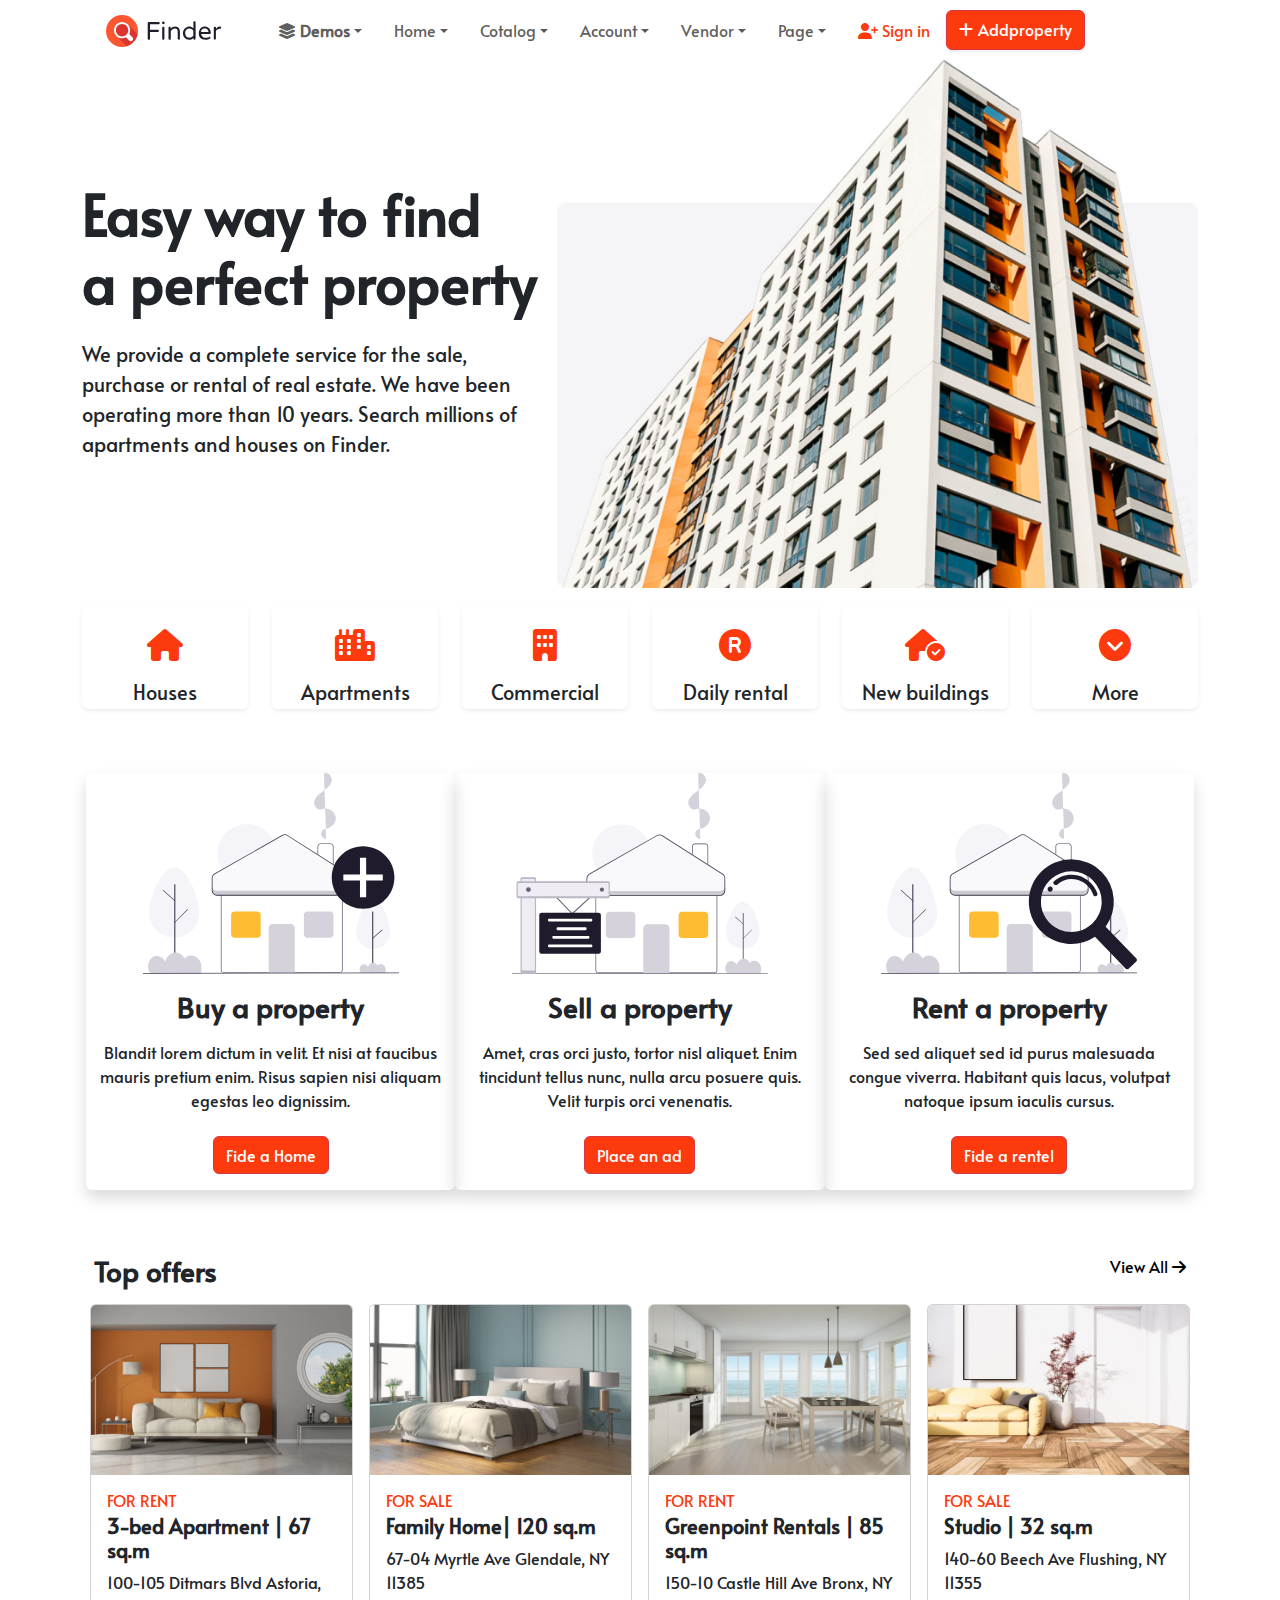
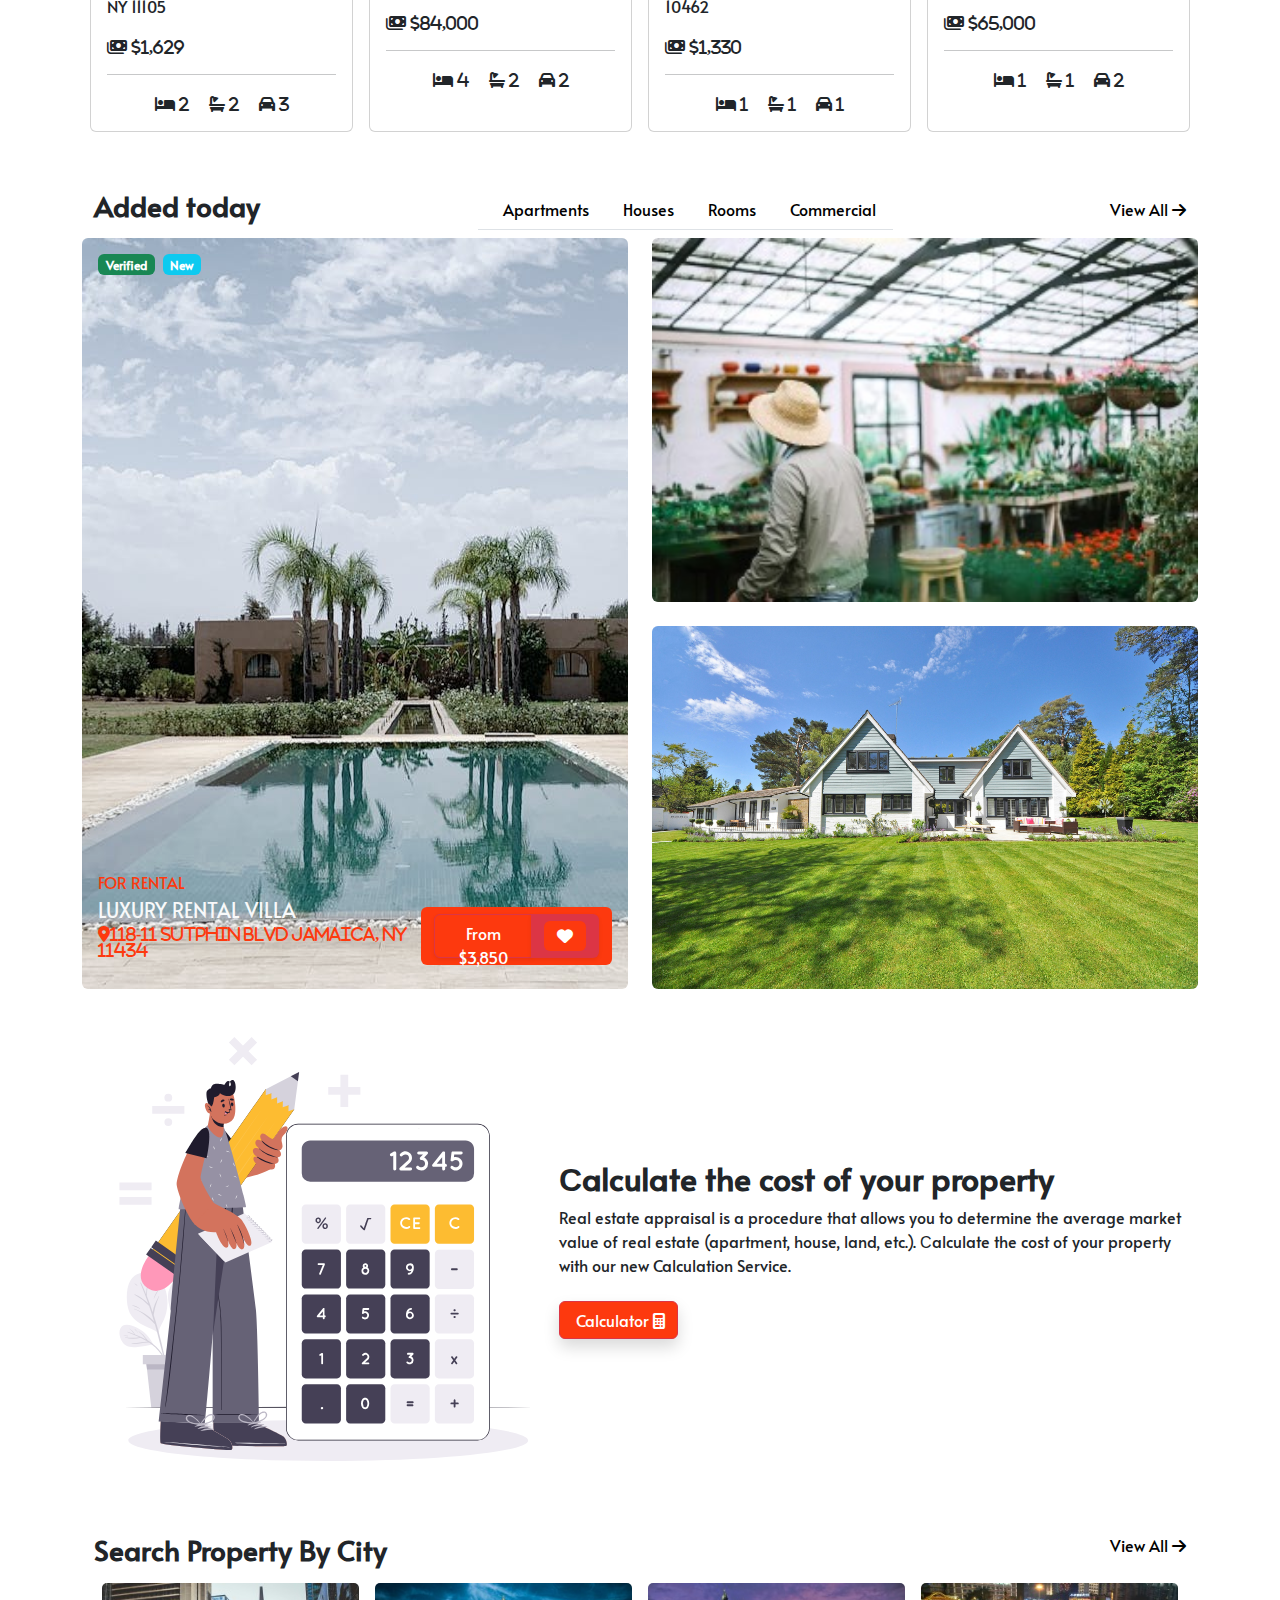
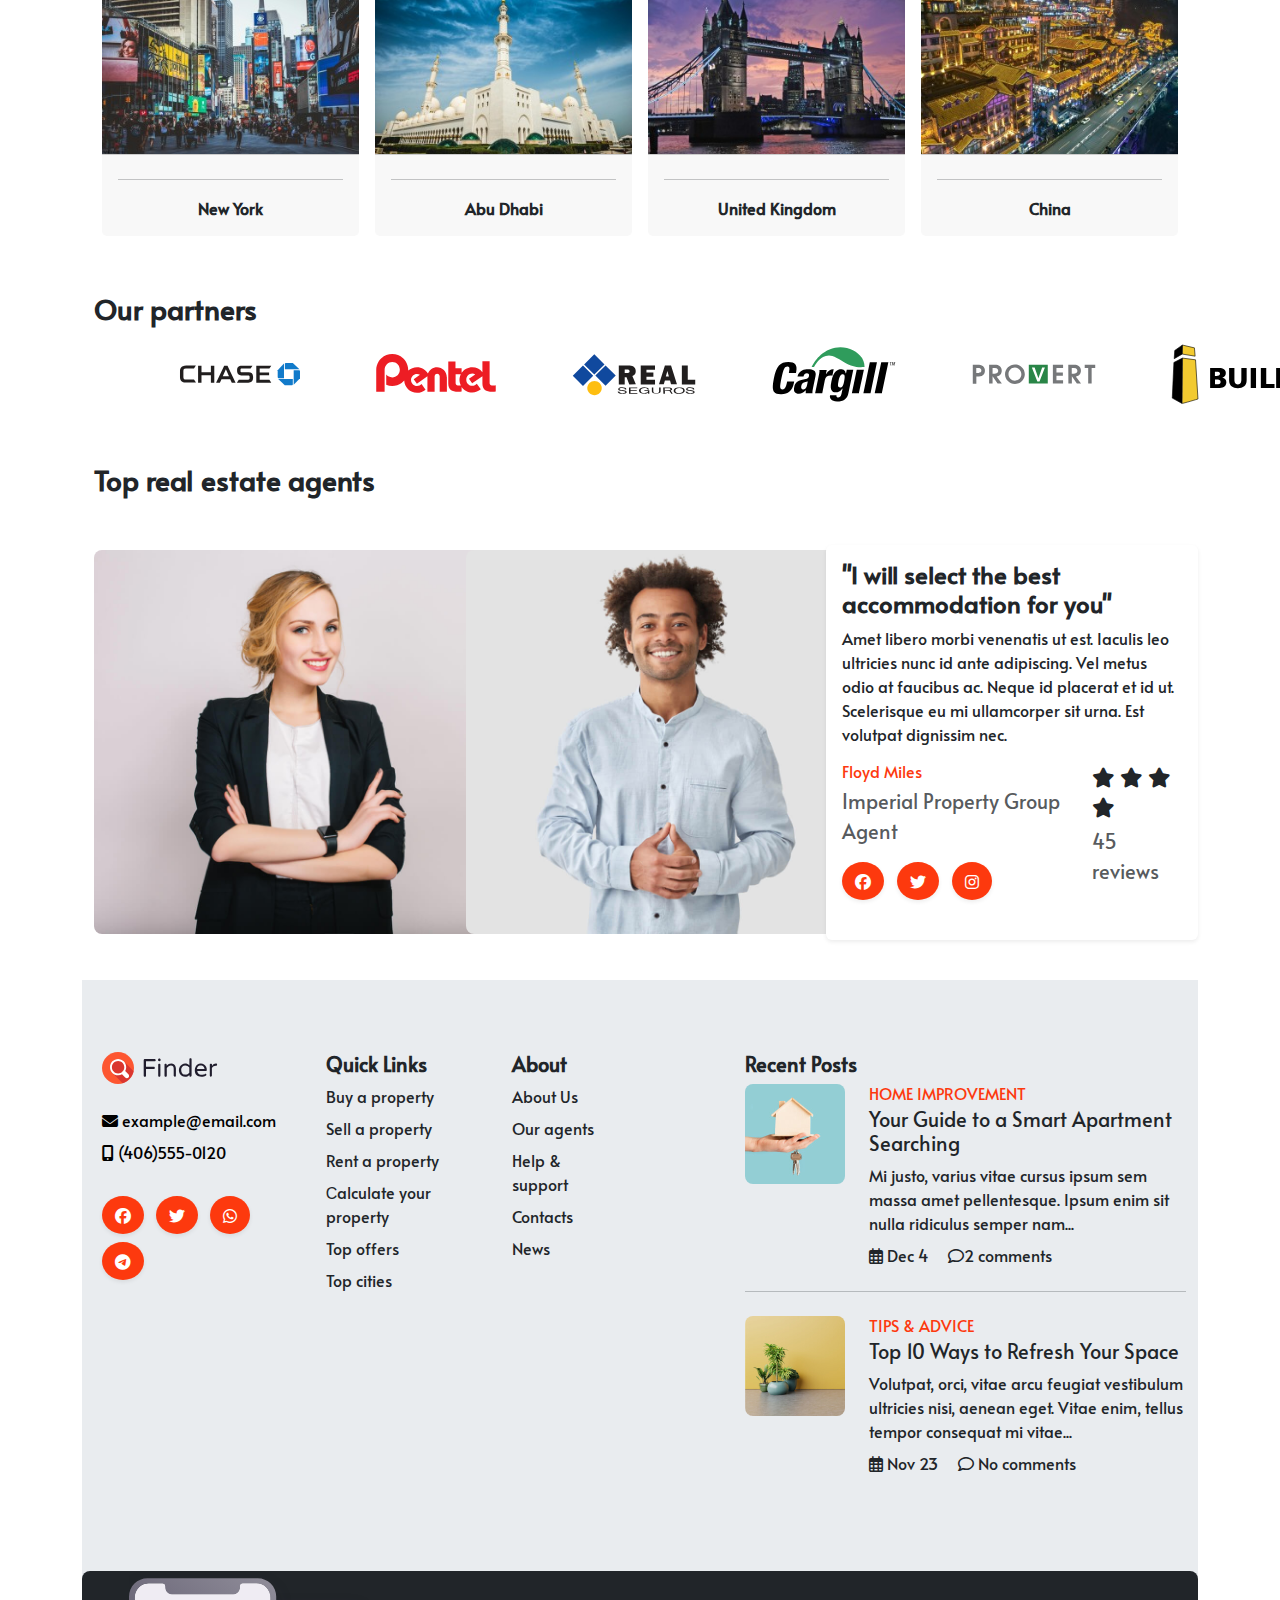
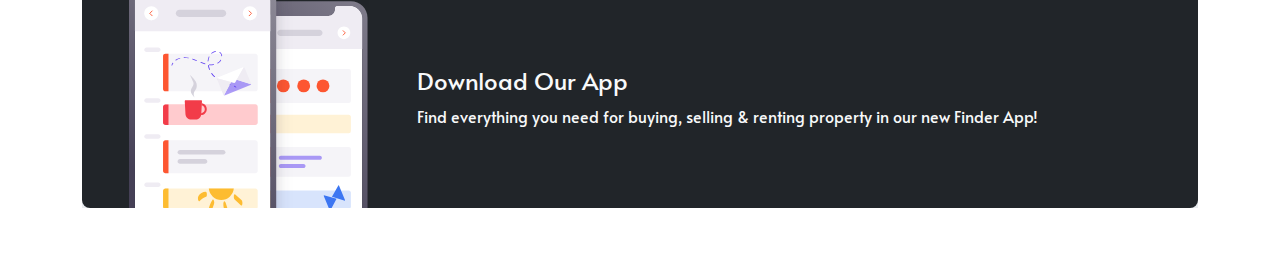
<file: work/Project/index.html>
<!DOCTYPE html>
<html lang="en">

<head>
    <meta charset="UTF-8">
    <meta name="viewport" content="width=device-width, initial-scale=1.0">
    <title>Document</title>
    <link rel="stylesheet" href="bootstrap.min.css">
    <link rel="stylesheet" href="https://cdnjs.cloudflare.com/ajax/libs/font-awesome/6.4.0/css/all.min.css">
</head>

<body>
    <style>
        @import url('https://fonts.googleapis.com/css2?family=Alata&display=swap');

        body {
            font-family: 'Alata', sans-serif;
        }

        .nav-item :hover {
            color: #fd390e;
        }

        .btn {
            background-color: #fd390e;
            color: #fff;
        }

        .btn :hover {
            background-color: #fd390e;
            box-shadow: 1px#fd390e;
        }

        .Signin {
            color: #fd390e;
        }

        .icon-box-media {
            color: #fd390e;
        }

        .icon-box-title {
            text-decoration: none;
        }

        .mb-1 {
            color: #fd390e;
        }
    </style>
    <header>
        <div class="navbar navbar-expand-sm text-black  ">
            <div class="container d-flex   ">
                <ul class="navbar-nav navbar-collapse ">
                    <a href="" class="navbar-brand text-dark px-4  ">
                        <img src="logo/logo-dark.svg " width="116" alt=""></a>
                    <li class="nav-item dropdown px-2  fw-bold ">
                        <a href="#" class="nav-link dropdown-toggle  " data-bs-toggle="dropdown"> <i
                                class="fa-solid fa-layer-group"></i> Demos</a>
                        <ul class="dropdown-menu ">
                            <li><a class="dropdown-item" href="#"><i class="fa-regular fa-building"></i> Real Estate
                                    Demo</a></li>
                            <li><a class="dropdown-item" href="#"><i class="fa-solid fa-car"></i> Car Finder Demo</a>
                            </li>
                            <li><a class="dropdown-item" href="#"><i class="fa-solid fa-bag-shopping"></i> Job Board
                                    Demo</a></li>
                            <li><a class="dropdown-item" href="#"><i class="fa-solid fa-location-dot"></i> City Guide
                                    Demo</a></li>
                            <li><a class="dropdown-item" href="#"><i class="fa-solid fa-house"></i> Main Page</a></li>
                            <li><a class="dropdown-item" href="#"><i class="fa-solid fa-list"></i> Components</a></li>
                            <li><a class="dropdown-item" href="#"><i class="fa-regular fa-file-lines"></i>
                                    Documentation</a></li>
                        </ul>
                    </li>

                    <li class="nav-item dropdown px-2 "><a href="" class="nav-link dropdown-toggle "
                            data-bs-toggle="dropdown">Home</a>
                        <ul class="dropdown-menu">
                            <li><a class="dropdown-item" href="#">Home v.1</a></li>
                            <li><a class="dropdown-item" href="#">Home v.2</a></li>

                        </ul>
                    </li>

                    <li class="nav-item dropdown px-2 "><a href="" class="nav-link dropdown-toggle "
                            data-bs-toggle="dropdown">Cotalog</a>
                        <ul class="dropdown-menu">
                            <li><a class="dropdown-item" href="#">Property for Rent</a></li>
                            <li><a class="dropdown-item" href="#">Property for Sale</a></li>
                            <li><a class="dropdown-item" href="#">Single Property v.1</a></li>
                            <li><a class="dropdown-item" href="#">Single Property v.2</a></li>

                        </ul>
                    </li>
                    <li class="nav-item dropdown px-2 "><a href="" class="nav-link dropdown-toggle "
                            data-bs-toggle="dropdown">Account</a>
                        <ul class="dropdown-menu">
                            <li><a class="dropdown-item" href="#">Personal Info</a></li>
                            <li><a class="dropdown-item" href="#">Password & Security</a></li>
                            <li><a class="dropdown-item" href="#">My Properties</a></li>
                            <li><a class="dropdown-item" href="#">Wishlist</a></li>
                            <li><a class="dropdown-item" href="#">Reviews</a></li>
                            <li><a class="dropdown-item" href="#">Notifications</a></li>
                            <li><a class="dropdown-item" href="#">Sign In</a></li>
                            <li><a class="dropdown-item" href="#">Sign Up</a></li>

                        </ul>
                    </li>
                    <li class="nav-item dropdown px-2"><a href="" class="nav-link dropdown-toggle "
                            data-bs-toggle="dropdown">Vendor</a>
                        <ul class="dropdown-menu">
                            <li><a class="dropdown-item" href="#"> Add Property </a></li>
                            <li><a class="dropdown-item" href="#"> Property Promotion</a></li>
                            <li><a class="dropdown-item" href="#"> Vendor Page: Properties</a></li>
                            <li><a class="dropdown-item" href="#"> Vendor Page: Reviews</a></li>

                        </ul>
                    </li>
                    <li class="nav-item dropdown px-2 "><a href="" class="nav-link dropdown-toggle "
                            data-bs-toggle="dropdown">Page</a>
                        <ul class="dropdown-menu">
                            <li><a class="dropdown-item" href="#">About</a></li>
                            <li><a class="dropdown-item" href="#">Blog</a></li>
                            <li><a class="dropdown-item" href="#">Contacts</a></li>
                            <li><a class="dropdown-item" href="#">Help Center</a></li>
                            <li><a class="dropdown-item" href="#">404 Not Found</a></li>
                        </ul>
                    </li>
                    <div class="ms-xxl-auto  d-flex ">
                        <a href="" class="Signin nav-link px-3 text-center"><i class="fa-solid fa-user-plus"></i> Sign
                            in</a>
                        <a href="" class="btn border-danger shadow-sm  "><i class="fa-solid fa-plus"></i>
                            Addproperty</a>
                    </div>
                </ul>
            </div>
        </div>
    </header>

    <div class="container   ">
        <div class="row pt-0 pt-md-2 pt-lg-0">
            <div class="col-xl-5 col-lg-6 col-md-7 order-md-1 pt-xl-5 pe-lg-0 mb-3 text-md-start text-center ">
                <div class="display-4 fw-bold mt-lg-5 mb-md-4 mb-3 mt-md-4 pt-md-4   ">
                    Easy way to find
                    <br>
                    a perfect property
                </div>
                <p class="mb-5 fs-5">We provide a complete service for the sale, purchase or rental of real estate. We
                    have been operating more than 10 years. Search millions of apartments and houses on Finder.</p>
            </div>
            <div class="col-xl-7 col-lg-6 col-md-5 order-md-2 mb-4 mb-lg-3">
                <img src="img/hero-image.jpg" class="img-fluid" alt="">
            </div>
        </div>
        <!-- <div class="col-lg-8 col-lg-10 mt-lg-n5  shadow "> jhggyyggy8t</div> -->
    </div>
    <!-- card l -->
    <div class="container mb-5  ">
        <div class="row row-cols-lg-6 row-cols-sm-3 row-cols-2 g-3 g-xl-4 ">
            <div class="col"><a
                    class="icon-box card card-body h-100 border-0 shadow-sm card-hover h-100 text-center text-decoration-none "
                    href="#">
                    <div class="icon-box-media rounded-circle mb-4 fa-2x mx-auto">
                        <i class="fa-solid fa-house"></i>
                    </div>
                    <h3 class="text-box-titel fa-lg mb-0">Houses</h3>
                </a></div>
            <div class="col"><a
                    class="icon-box card card-body h-100 border-0 shadow-sm card-hover h-100 text-center text-decoration-none "
                    href="#">
                    <div class="icon-box-media rounded-circle mb-4 fa-2x mx-auto">
                        <i class="fa-solid fa-city"></i>
                    </div>
                    <h3 class="icon-box-title fa-lg mb-0">Apartments</h3>
                </a></div>
            <div class="col"><a
                    class="icon-box card card-body h-100 border-0 shadow-sm card-hover h-100 text-center text-decoration-none  "
                    href="#">
                    <div class="icon-box-media rounded-circle mb-4 fa-2x mx-auto">
                        <i class="fa-solid fa-building"></i>
                    </div>
                    <h3 class="icon-box-title fa-lg mb-0">Commercial</h3>
                </a></div>
            <div class="col"><a
                    class="icon-box card card-body h-100 border-0 shadow-sm card-hover h-100 text-center text-decoration-none "
                    href="#">
                    <div class="icon-box-media rounded-circle mb-4 fa-2x mx-auto">
                        <i class="fa-solid fa-registered"></i>
                    </div>
                    <h3 class="icon-box-title fa-lg mb-0">Daily rental</h3>
                </a></div>
            <div class="col"><a
                    class="icon-box card card-body h-100 border-0 shadow-sm card-hover h-100 text-center text-decoration-none "
                    href="#">
                    <div class="icon-box-media rounded-circle mb-4 fa-2x mx-auto">
                        <i class="fa-solid fa-house-circle-check"></i>
                    </div>
                    <h3 class="icon-box-title fa-lg  mb-0">New buildings</h3>
                </a></div>
            <div class="col">
                <div class="dropdown h-100"><a
                        class="icon-box card card-body h-100 border-0 shadow-sm card-hover text-center text-decoration-none "
                        href="#" data-bs-toggle="dropdown">
                        <div class="icon-box-media rounded-circle mb-4 fa-2x mx-auto">
                            <i class="fa-solid fa-circle-chevron-down"></i>
                        </div>
                        <h3 class="icon-box-title fa-lg mb-0">More</h3>
                    </a>
                    <div class="dropdown-menu dropdown-menu-end my-1"><a class="dropdown-item fw-bold" href="#"><i
                                class="fa-solid fa-bed opacity-60 me-2"></i>Room</a><a class="dropdown-item fw-bold"
                            href="#"><i class="fa-solid fa-briefcase opacity-60 me-2"></i>Office</a><a
                            class="dropdown-item fw-bold" href="#"><i
                                class="fa-solid fa-landmark fs-base opacity-60 me-2"></i>Land</a><a
                            class="dropdown-item fw-bold" href="#"><i
                                class="fa-solid fa-square-parking fs-base opacity-60 me-2"></i>Parking lot</a></div>
                </div>
            </div>
        </div>
    </div>

    <!-- card -->
    <div class="container mb-5   ">
        <div class="row p-3  ">
            <div class=" col-md-4 text-center shadow  rounded-2 ">
                <div class="card-img-top  "><img src="img/buy.svg" width="256" alt=""></div>
                <div class="card-body card-title  h3 fw-semibold p-3 ">Buy a property</div>
                <div class="card-text  pb-4 ">Blandit lorem dictum in velit. Et nisi at faucibus mauris pretium enim.
                    Risus sapien nisi aliquam egestas leo dignissim.</div>
                <div class="btn border-danger  mb-3">Fide a Home</div>
            </div>

            <div class="col-md-4 text-center shadow rounded-2">
                <div class="card-img-top  "><img src="img/sell.svg" width="256" alt=""></div>
                <div class="card-body card-title h3 fw-semibold p-3">Sell a property</div>
                <div class="card-text pb-4">Amet, cras orci justo, tortor nisl aliquet. Enim tincidunt tellus nunc,
                    nulla arcu posuere quis. Velit turpis orci venenatis.</div>
                <div class="btn border-danger  mb-3">Place an ad</div>
            </div>
            <div class="col-md-4 text-center shadow rounded-2">
                <div class="card-img-top "><img src="img/rent.svg" width="256" alt=""></div>
                <div class="card-body card-title  h3 fw-semibold p-3  ">Rent a property</div>
                <div class="card-text pb-4 fs-sm ">Sed sed aliquet sed id purus malesuada congue viverra. Habitant quis
                    lacus, volutpat natoque ipsum iaculis cursus.</div>
                <div class=" btn border-danger  mb-3">Fide a rentel</div>
            </div>
        </div>

        <div class="container d-flex justify-content-between   mt-5  ">
            <h2 class="h3 fw-bold ">Top offers</h2>
            <a href="" class="text-decoration-none text-black ">View All <i class="fa-solid fa-arrow-right"></i></a>
        </div>

        <!-- card offers -->
        <div class="container  p-0  ">
            <div class="d-flex ">
                <div class="card m-2   ">
                    <img src="img/01.jpg" class="card-img-top" alt="...">
                    <div class="card-body">
                        <h6 class="mb-1 fs-xs  text-uppercase ">For Rent</h6>
                        <h5 class="card-title fs-5  fw-bold ">3-bed Apartment | 67 sq.m </h5>
                        <p class="card-text">100-105 Ditmars Blvd Astoria, NY 11105</p>
                        <i class="fa-solid fa-money-bills"> $1,629</i>
                        <hr>
                        <div class="text-center ">
                            <i class="fa-solid fa-bed "> 2</i>
                            <i class="fa-solid fa-bath ms-3 "> 2</i>
                            <i class="fa-solid fa-car  ms-3 "> 3</i>
                        </div>
                    </div>
                </div>

                <div class="card m-2    ">
                    <img src="img/02.jpg" class="card-img-top" alt="...">
                    <div class="card-body">
                        <h6 class="mb-1 fs-xs  text-uppercase  ">For sale</h6>
                        <h5 class="card-title fs-5  fw-bold ">Family Home| 120 sq.m</h5>
                        <p class="card-text">67-04 Myrtle Ave Glendale, NY 11385</p>
                        <i class="fa-solid fa-money-bills"> $84,000</i>
                        <hr>
                        <div class="text-center ">
                            <i class="fa-solid fa-bed "> 4</i>
                            <i class="fa-solid fa-bath ms-3 "> 2</i>
                            <i class="fa-solid fa-car  ms-3 "> 2</i>
                        </div>
                    </div>
                </div>

                <div class="card m-2   ">
                    <img src="img/03.jpg" class="card-img-top" alt="...">
                    <div class="card-body">
                        <h6 class="mb-1 fs-xs text-uppercase   ">For rent</h6>
                        <h5 class="card-title fs-5  fw-bold ">Greenpoint Rentals | 85 sq.m</h5>
                        <p class="card-text">150-10 Castle Hill Ave Bronx, NY 10462</p>
                        <i class="fa-solid fa-money-bills"> $1,330</i>
                        <hr>
                        <div class="text-center   ">
                            <i class="fa-solid fa-bed "> 1</i>
                            <i class="fa-solid fa-bath ms-3 "> 1</i>
                            <i class="fa-solid fa-car  ms-3 "> 1</i>
                        </div>
                    </div>
                </div>

                <div class="card m-2   ">
                    <img src="img/04.jpg" class="card-img-top" alt="...">
                    <div class="card-body">
                        <h6 class="mb-1 fs-xs  text-uppercase  ">For sale</h6>
                        <h5 class="card-title fs-5 fw-bold ">Studio | 32 sq.m</h5>
                        <p class="card-text ">140-60 Beech Ave Flushing, NY 11355</p>
                        <i class="fa-solid fa-money-bills "> $65,000</i>
                        <hr>
                        <div class="text-center ">
                            <i class="fa-solid fa-bed "> 1</i>
                            <i class="fa-solid fa-bath ms-3 "> 1</i>
                            <i class="fa-solid fa-car  ms-3 "> 2</i>
                        </div>
                    </div>
                </div>
            </div>

            <!-- Added -->
            <div class="container d-flex  mt-5 mb-2 justify-content-between align-items-center ">
                <h2 class="h3 fw-bold ">Added today</h2>
                <ul class="nav nav-tabs d-none d-md-flex ps-lg-2 mb-0    ">
                    <li class="nav-item ">
                        <a class="nav-link text-black " href="">Apartments</a>
                    </li>
                    <li class="nav-item ">
                        <a class="nav-link text-black " href="">Houses</a>
                    </li>
                    <li class="nav-item ">
                        <a class="nav-link text-black " href="">Rooms</a>
                    </li>
                    <li class="nav-item ">
                        <a class="nav-link text-black" href="">Commercial</a>
                    </li>

                </ul>
                <a href="" class="text-decoration-none text-black ">View All <i class="fa-solid fa-arrow-right"></i></a>

            </div>
        </div>

        <div class="row g-4 mb-5 ">
            <div class="col-md-6 ">
                <div class=" card bg-size-cover bg-position-center border-0 overflow-hidden h-100   "
                    style="background-image: url(img/villa.jpg);" class="img-fluid ">
                    <!-- <img src="img/home.jpg" alt=""> -->
                    <span class="img-gradient-overlay"></span>
                    <div class="card-body content-overlay pb-0">
                        <div class="d-flex ">
                            <span class="badge bg-success fs-sm me-2">Verified</span>
                            <span class="badge bg-info fs-sm">New</span>
                        </div>
                    </div>

                    <div class="card-footer content-overlay border-0 pt-0 pb-4">
                        <div class="d-sm-flex justify-content-between align-items-end pt-5 mt-2 mt-sm-5">
                            <a class="text-decoration-none text-light pe-2">
                                <div class="fs-sm text-uppercase pt-2 mb-1">
                                    <div class="fs-sm text-uppercase pt-2 mb-1">For rental</div>
                                    <h3 class="h5 text-light mb-1">Luxury Rental Villa</h3>
                                    <div class="fs-sm opacity-70">
                                        <i class="fa-solid fa-location-dot">118-11 Sutphin Blvd Jamaica, NY 11434</i>
                                    </div>
                                </div>
                            </a>
                            <div class=" btn btn-group ms-n2 ms-sm-0 mt-3"><a class="btn border-danger shadow-sm px-3"
                                    href="#" style="height: 2.75rem;">From $3,850</a>
                                <button class="btn bg-danger shadow-sm fs-sm" type="button"><i
                                        class=" btn fa-solid fa-heart"></i></button>
                            </div>
                        </div>
                    </div>
                </div>
            </div>
            <div class="col-md-6 ">
                <div class=" card bg-size-cover bg-position-center border-0 overflow-hidden  mb-4">
                    <!-- style="background-image: url(img/garden.jpg);" -->
                    <img src="img/garden.jpg " class="img-fluid " alt="">
                </div>
                <div class=" card bg-size-cover bg-position-center border-0 overflow-hidden    ">
                    <!-- style="background-image: url(img/villa.jpg);" -->
                    <img src="img/home.jpg" class="img-fluid " alt="">

                </div>
            </div>
        </div>

        <!-- Сalculate -->
        <div class="container mb-5 pb-2 pb-lg-4 ">
            <div class="row align-items-center">
                <div class="col-md-5 ">
                    <img class="d-block mx-md-0 mx-auto mb-md-0 mb-4" src="img/calculator.svg" alt="">
                </div>
                <div class="col-xxl-6 col-md-7 text-md-start text-center">
                    <h2 class="fw-bold ">Сalculate the cost of your property</h2>
                    <p class="pb-2 fs-lg">Real estate appraisal is a procedure that allows you to determine the average
                        market value of real estate (apartment, house, land, etc.). Сalculate the cost of your property
                        with our new Calculation Service.</p>
                    <a class="btn border-danger ps-3 shadow  " href="">
                        Calculator <i class="fa-solid fa-calculator "></i>
                    </a>
                </div>
            </div>
        </div>

        <!-- Search Property -->
        <div class="container d-flex justify-content-between  mt-5  ">
            <h2 class="h3 fw-bold ">Search Property By City</h2>
            <a href="" class="text-decoration-none text-black ">View All <i class="fa-solid fa-arrow-right"></i></a>
        </div>
        <div class="container ">
            <div class="d-flex ">
                <div class="card m-2  border-0   ">
                    <img src="img/new york.jpg" class="card-img-top" alt="...">
                    <div class="card-footer ">
                        <hr>
                        <div class="card-title text-center fw-semibold ">
                            <a href="#" class="text-decoration-none text-dark  "> New York</a>
                        </div>
                    </div>
                </div>

                <div class="card m-2 border-0    ">
                    <img src="img/Abu Dhabi.jpg" class="card-img-top" alt="...">
                    <div class="card-footer ">
                        <hr>
                        <div class="card-title text-center fw-semibold ">
                            <a href="#" class="text-decoration-none text-dark  "> Abu Dhabi</a>
                        </div>
                    </div>
                </div>

                <div class="card m-2 border-0    ">
                    <img src="img/United Kingdom.jpg" class="card-img-top" alt="...">
                    <div class="card-footer ">
                        <hr>
                        <div class="card-title text-center fw-semibold ">
                            <a href="#" class="text-decoration-none text-dark  "> United Kingdom</a>
                        </div>
                    </div>
                </div>

                <div class="card m-2  border-0   ">
                    <img src="img/china.jpg" class="card-img-top" alt="...">
                    <div class="card-footer ">
                        <hr>
                        <div class="card-title text-center fw-semibold ">
                            <a href="#" class="text-decoration-none text-dark "> China</a>
                        </div>
                    </div>
                </div>

            </div>
        </div>

        <!-- Partners -->
        <div class="container d-flex justify-content-between mt-5  ">
            <h2 class="h3 fw-bold ">Our partners</h2>
        </div>
        <div class="container ">
            <div class="d-flex  ps-5">
                <div class="tns-item tns-slide-active">
                    <a href="" class="swap-img">
                        <img class="swap-to " src="img/01_color.svg" alt="logo" width="196">
                        <!-- <img class="swap-from" src="img/01_gray.svg" alt="logo" width="196"> -->
                    </a>
                </div>
                <div class="tns-item tns-slide-active">
                    <a href="" class="swap-img">
                        <img class="swap-to " src="img/02_color.svg" alt="logo" width="196">
                        <!-- <img class="swap-from" src="img/01_gray.svg" alt="logo" width="196"> -->
                    </a>
                </div>
                <div class="tns-item tns-slide-active">
                    <a href="" class="swap-img">
                        <img class="swap-to " src="img/03_color.svg" alt="logo" width="200">
                        <!-- <img class="swap-from" src="img/01_gray.svg" alt="logo" width="196"> -->
                    </a>
                </div>
                <div class="tns-item tns-slide-active">
                    <a href="" class="swap-img">
                        <img class="swap-to " src="img/04_color.svg" alt="logo" width="200">
                        <!-- <img class="swap-from" src="img/01_gray.svg" alt="logo" width="196"> -->
                    </a>
                </div>
                <div class="tns-item tns-slide-active">
                    <a href="" class="swap-img">
                        <img class="swap-to " src="img/05_color.svg" alt="logo" width="200">
                        <!-- <img class="swap-from" src="img/01_gray.svg" alt="logo" width="196"> -->
                    </a>
                </div>
                <div class="tns-item tns-slide-active">
                    <a href="" class="swap-img">
                        <img class="swap-to " src="img/06_color.svg" alt="logo" width="200">
                        <!-- <img class="swap-from" src="img/01_gray.svg" alt="logo" width="196"> -->
                    </a>
                </div>
            </div>
        </div>

        <!-- Top Agennt -->
        <div class="container d-flex justify-content-between mt-5 mb-4  ">
            <h2 class="h3 fw-bold ">Top real estate agents</h2>
        </div>
        <div class="container mb-4">
            <div class="row align-items-center ">
                <div class="col-xl-4 d-none d-xl-block ">
                    <img class="rounded-3" src="img/01 (1).jpg" alt="" width="400">
                </div>
                <div class="col-xl-4 d-none d-xl-block ">
                    <img class="rounded-3" src="img/02 (1).jpg" alt="" width="400">
                </div>
                <div class="col-xl-4 col-md-7 col-sm-8 px-4 px-sm-3 px-md-0 ms-md-n4 mt-n5 mt-sm-0 py-3 ">
                    <div class="card border-0 shadow-sm ms-sm-n5">
                        <blockquote class="blockquote card-body">
                            <h4 class="fw-bold ">"I will select the best accommodation for you"</h4>
                            <p class="d-sm-none d-lg-block fs-6">Amet libero morbi venenatis ut est. Iaculis leo
                                ultricies nunc id ante adipiscing. Vel metus odio at faucibus ac. Neque id placerat et
                                id ut. Scelerisque eu mi ullamcorper sit urna. Est volutpat dignissim nec.</p>
                            <footer class="d-flex justify-content-between">
                                <div class="pe-3">
                                    <a class="text-decoration-none" href="#">
                                        <h6 class="mb-1">Floyd Miles</h6>
                                        <div class="text-muted fw-normal fs-sm mb-3">Imperial Property Group Agent</div>
                                    </a>
                                    <a class="btn btn-icon  btn-xs shadow-sm rounded-circle me-2 mb-2" href="#">
                                        <i class="fa-brands fa-facebook"></i></a>
                                    <a class="btn btn-icon  btn-xs shadow-sm rounded-circle me-2 mb-2" href="#">
                                        <i class="fa-brands fa-twitter"></i></a>
                                    <a class="btn btn-icon  btn-xs shadow-sm rounded-circle me-2 mb-2" href="#">
                                        <i class="fa-brands fa-instagram"></i></a>
                                </div>
                                <div>
                                    <span class="star-rating">
                                        <i class="fa fa-star" aria-hidden="true"></i>
                                        <i class="fa fa-star" aria-hidden="true"></i>
                                        <i class="fa fa-star" aria-hidden="true"></i>
                                        <i class="fa fa-star" aria-hidden="true"></i>

                                    </span>
                                    <div class="text-muted fs-sm mt-1">45 reviews</div>
                                </div>
                            </footer>
                        </blockquote>
                    </div>
                </div>
            </div>

        </div>

        <!-- Footer -->

        <footer class=" footer bg-body-secondary pt-5 ">
            <div class="container container pt-lg-4 pb-4 ">
                <div class="row mb-5 pb-md-3 pb-lg-4">
                    <div class="col-lg-6 mb-lg-0 mb-4">
                        <div class="d-flex flex-sm-row flex-column justify-content-between mx-n2">
                            <div class="mb-sm-0 mb-4 px-2">
                                <a class="d-inline-block mb-4" href="#">
                                    <img src="logo/logo-dark.svg" width="116" alt="logo"></a>
                                <ul class="nav flex-column mb-sm-4 mb-2">
                                    <li class="nav-item mb-2">
                                        <a class="nav-link p-0 fw-normal text-black " href="#">
                                            <i class="fa-solid fa-envelope"></i>
                                            </i>example@email.com</a>
                                    </li>

                                    <li class="nav-item">
                                        <a class="nav-link p-0 fw-normal text-black" href="#">
                                            <i class="fa-solid fa-mobile-screen-button"></i> (406)555-0120</a>
                                    </li>
                                </ul>

                                <div class="pt-2">
                                    <a class="btn btn-icon  btn-xs shadow-sm rounded-circle me-2 mb-2" href="#">
                                        <i class="fa-brands fa-facebook"></i></a>
                                    <a class="btn btn-icon  btn-xs shadow-sm rounded-circle me-2 mb-2" href="#">
                                        <i class="fa-brands fa-twitter"></i></a>
                                    <a class="btn btn-icon btn-xs shadow-sm rounded-circle me-2 mb-2" href="#">
                                        <i class="fa-brands fa-whatsapp" aria-hidden="true"></i></a>
                                    <a class="btn btn-icon btn-xs shadow-sm rounded-circle me-2 mb-2" href="#">
                                        <i class="fa-brands fa-telegram"></i>
                                    </a>
                                </div>
                            </div>

                            <div class="mb-sm-0 mb-4 px-2">
                                <h4 class="h5 fw-semibold ">Quick Links</h4>
                                <ul class="nav flex-column ">
                                    <li class="nav-item mb-2 "><a class="nav-link p-0 fw-normal  text-dark" href="#">Buy
                                            a
                                            property</a></li>
                                    <li class="nav-item mb-2"><a class="nav-link p-0 fw-normal  text-dark" href="#">Sell
                                            a
                                            property</a></li>
                                    <li class="nav-item mb-2"><a class="nav-link p-0 fw-normal  text-dark" href="#">Rent
                                            a property</a></li>

                                    <li class="nav-item mb-2"><a class="nav-link p-0 fw-normal  text-dark" href="#">Сalculate
                                            
                                             your property</a></li>
                                    <li class="nav-item mb-2"><a class="nav-link p-0 fw-normal  text-dark" href="#">Top
                                            offers</a>
                                    </li>
                                    <li class="nav-item mb-2"><a class="nav-link p-0 fw-normal  text-dark" href="#">Top
                                            cities</a>
                                    </li>
                                </ul>
                            </div>
                            <div class="px-2">
                                <h4 class="h5 fw-semibold ">About</h4>
                                <ul class="nav flex-column">
                                    <li class="nav-item mb-2"><a class="nav-link p-0 fw-normal text-dark" href="#">About
                                            Us</a>
                                    </li>
                                    <li class="nav-item mb-2"><a class="nav-link p-0 fw-normal text-dark" href="#">Our
                                            agents</a>
                                    </li>
                                    <li class="nav-item mb-2"><a class="nav-link p-0 fw-normal text-dark" href="#">Help
                                            &amp;
                                            support</a></li>
                                    <li class="nav-item mb-2"><a class="nav-link p-0 fw-normal text-dark"
                                            href="#">Contacts</a>
                                    </li>
                                    <li class="nav-item mb-2"><a class="nav-link p-0 fw-normal text-dark"
                                            href="#">News</a></li>
                                </ul>
                            </div>
                        </div>
                    </div>
                    <div class="col-xl-5 col-lg-6 offset-xl-1">
                        <h4 class="h5 fw-semibold ">Recent Posts</h4>
                        <article class="d-flex align-items-start" style="max-width: 640px;">
                            <a class="d-none d-sm-block flex-shrink-0 me-sm-4 mb-sm-0 mb-3" href="#">
                                <img class="rounded-3" src="img/th01.jpg" width="100" alt=""></a>
                            <div>
                                <h6 class="mb-1 fs-xs fw-normal text-uppercase ">Home improvement</h6>
                                <h5 class="mb-2 fs-base">
                                    <a class="nav-link" href="#">Your Guide to a Smart Apartment Searching</a>
                                </h5>

                                <p class="mb-2 fs-sm">Mi justo, varius vitae cursus ipsum sem massa amet pellentesque.
                                    Ipsum enim sit nulla ridiculus semper nam...</p>
                                <a class="nav-link nav-link-muted d-inline-block me-3 p-0 fs-xs fw-normal" href="#">
                                    <i class="fa-regular fa-calendar-days"></i> Dec 4</a>
                                <a class="nav-link nav-link-muted d-inline-block me-3 p-0 fs-xs fw-normal" href="#">
                                    <i class="fa-regular fa-comment"></i>2 comments</a>
                            </div>

                        </article>
                        <hr class="text-dark opacity-10 my-4">
                        <article class="d-flex align-items-start" style="max-width: 640px;">
                            <a class="d-none d-sm-block flex-shrink-0 me-sm-4 mb-sm-0 mb-3" href="#">
                                <img class="rounded-3" src="img/th02.jpg" width="100" alt=""></a>
                            <div>
                                <h6 class="mb-1 fs-xs fw-normal text-uppercase ">Tips &amp; advice</h6>
                                <h5 class="mb-2 fs-base"><a class="nav-link" href="#">Top 10 Ways to Refresh Your
                                        Space</a></h5>
                                <p class="mb-2 fs-sm">Volutpat, orci, vitae arcu feugiat vestibulum ultricies nisi,
                                    aenean eget. Vitae enim, tellus tempor consequat mi vitae...</p>
                                <a class="nav-link nav-link-muted d-inline-block me-3 p-0 fs-xs fw-normal" href="#">
                                    <i class="fa-regular fa-calendar-days"></i> Nov 23</a>
                                <a class="nav-link nav-link-muted d-inline-block me-3 p-0 fs-xs fw-normal" href="#">
                                    <i class="fa-regular fa-comment"></i> No comments</a>
                            </div>
                        </article>
                    </div>
                </div>
            </div>

            <div class="bg-dark rounded-3">
                <div
                    class="col-xxl-10 col-md-11 col-10 d-flex flex-md-row flex-column-reverse align-items-md-end align-items-center mx-auto px-0">
                    <img class="flex-shrink-0 mt-md-n5 me-md-5" src="img/mobile.svg" width="240" alt="#">
                    <div
                        class="align-self-center d-flex flex-lg-row flex-column align-items-lg-center pt-md-3 pt-5 ps-xxl-4 text-md-start text-center">
                        <div class="me-md-5">
                            <h4 class="text-light">Download Our App</h4>
                            <p class="mb-lg-0 text-light">Find everything you need for buying, selling &amp; renting
                                property in our new Finder App!</p>
                        </div>
                    </div>
                </div>
            </div>
        </footer>
        <script src="bootstrap.bundle.min.js"></script>
</body>

</html>
</file>
